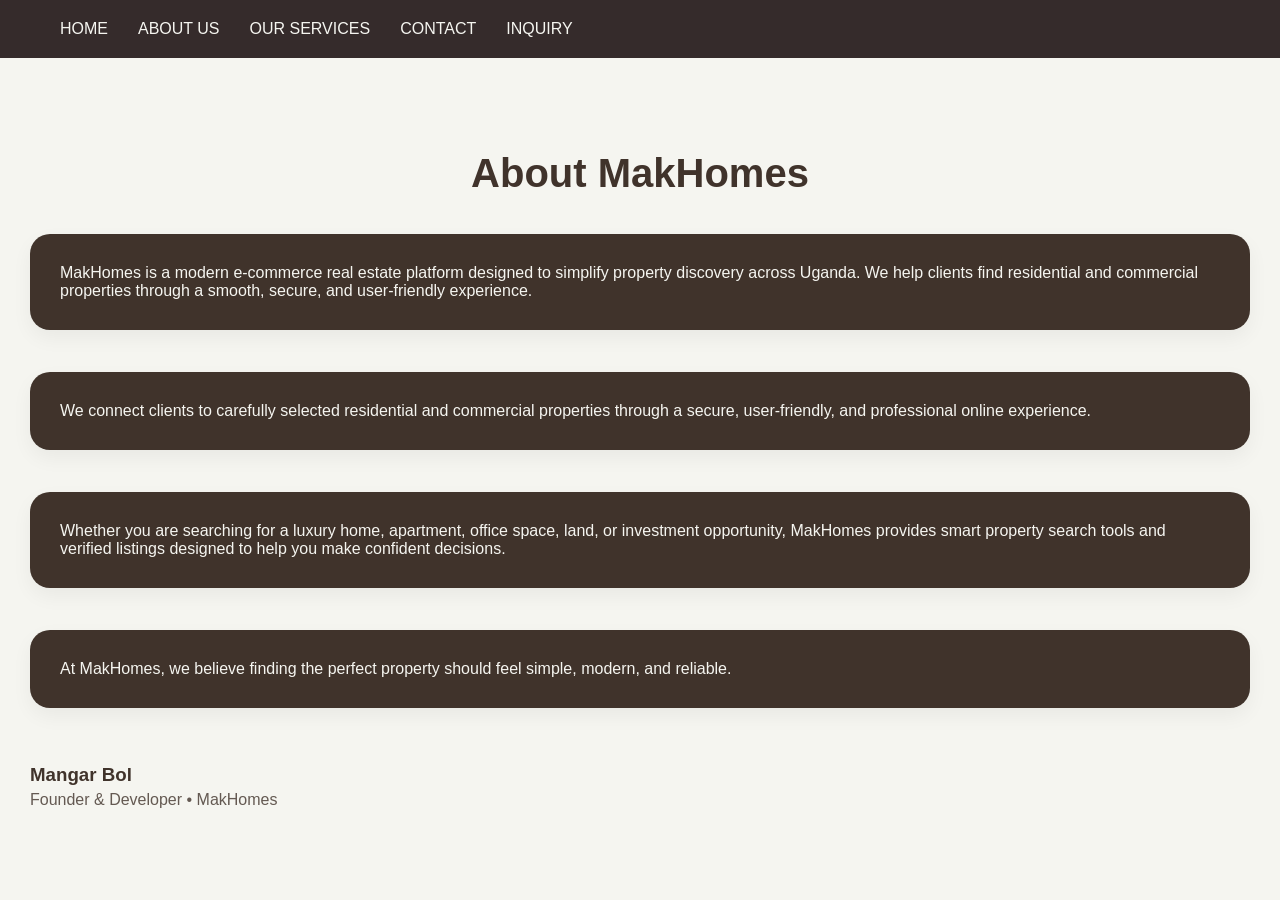
<file: about.html>
<!DOCTYPE html>
<html lang="en">
<head>
    <meta charset="UTF-8">
    <meta name="viewport" content="width=device-width, initial-scale=1.0">
    <title>About/makhomes</title>
    <link rel="stylesheet" href="style.css">
</head>

<body>
    <header class="navbar">
        <nav class="nav-menu">
            <a href="index.html">HOME</a>
            <a href="about.html">ABOUT US</a>
            <a href="services.html">OUR SERVICES</a>
            <a href="contact.html">CONTACT</a>
            <a href="inquiry.html">INQUIRY</a>
        </nav>
    </header>

    <section id="about" class="about-section">
        <div class="about-text">
            <h2>
                About MakHomes
            </h2>
            <p>
                MakHomes is a modern e-commerce real estate platform designed to simplify property discovery across Uganda. We help clients find residential and commercial properties through a smooth, secure, and user-friendly experience.
            </p>

            <p>
                We connect clients to carefully selected residential and commercial properties through a secure, user-friendly, and professional online experience.
            </p>

            <p>
                Whether you are searching for a luxury home, apartment, office space, land, or investment opportunity, MakHomes provides smart property search tools and verified listings designed to help you make confident decisions.
            </p>
            <p>
                At MakHomes, we believe finding the perfect property should feel simple, modern, and reliable.
            </p>
        </div>

        <div class="about-signature">
            <h3>Mangar Bol</h3>
            <span>Founder & Developer &bull; MakHomes</span>
        </div>
    </section>
</body>
</html>
</file>
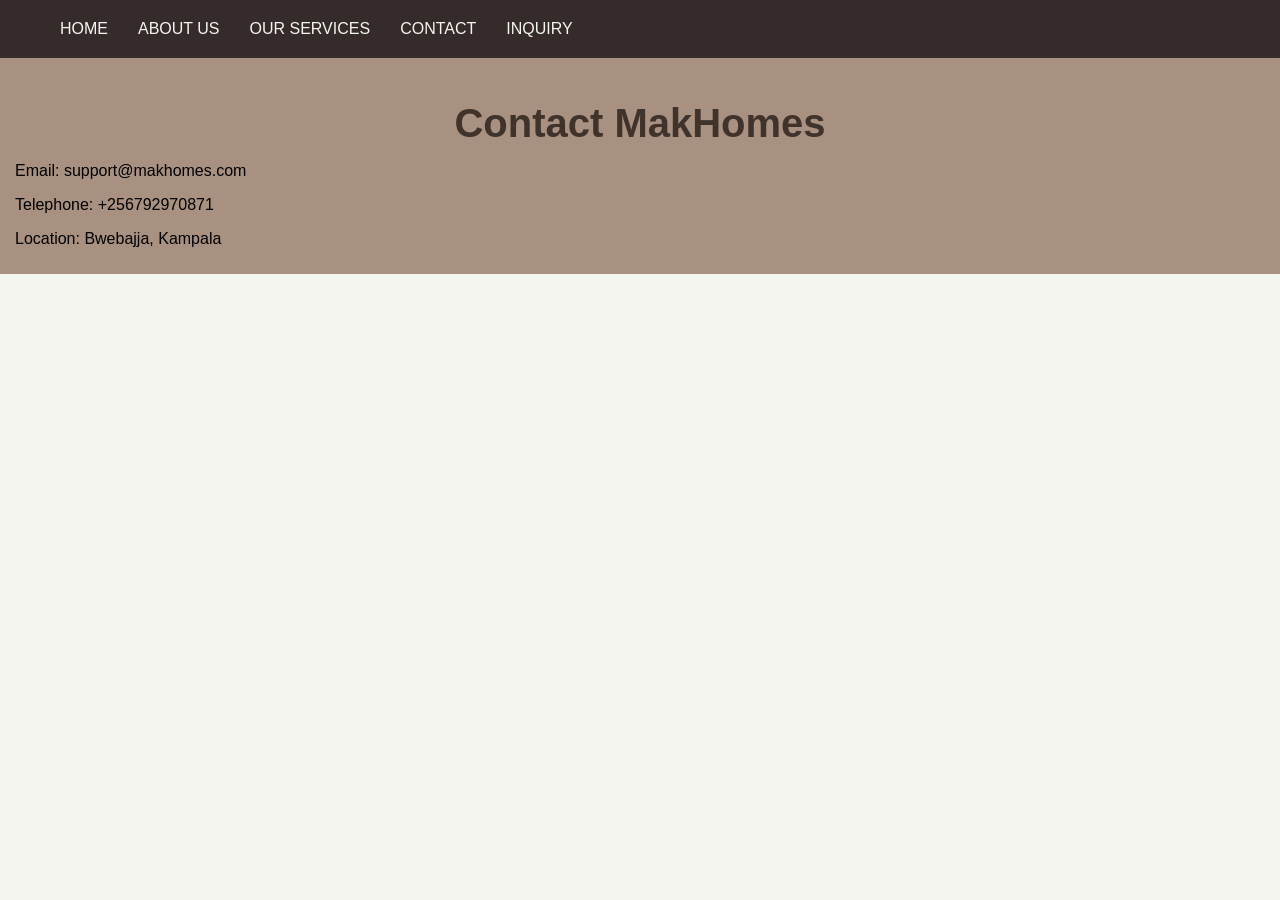
<file: contact.html>
<!DOCTYPE html>
<html lang="en">
<head>
    <meta charset="UTF-8">
    <meta name="viewport" content="width=device-width, initial-scale=1.0">
    <title>Contact/makhomes</title>
    <link rel="stylesheet" href="style.css">
</head>

<body>
    <header class="navbar">
        <nav class="nav-menu">
            <a href="index.html">HOME</a>
            <a href="about.html">ABOUT US</a>
            <a href="services.html">OUR SERVICES</a>
            <a href="contact.html">CONTACT</a>
            <a href="inquiry.html">INQUIRY</a>
        </nav>
    </header>

    <section class="contact-section">
        <h2 class="contact-text">
            Contact MakHomes
        </h2>
        <p>
            Email: support@makhomes.com
        </p>
        <p>
            Telephone: +256792970871
        </p>
        <p>
            Location: Bwebajja, Kampala
        </p>
    </section>
</body>
</html>
</file>
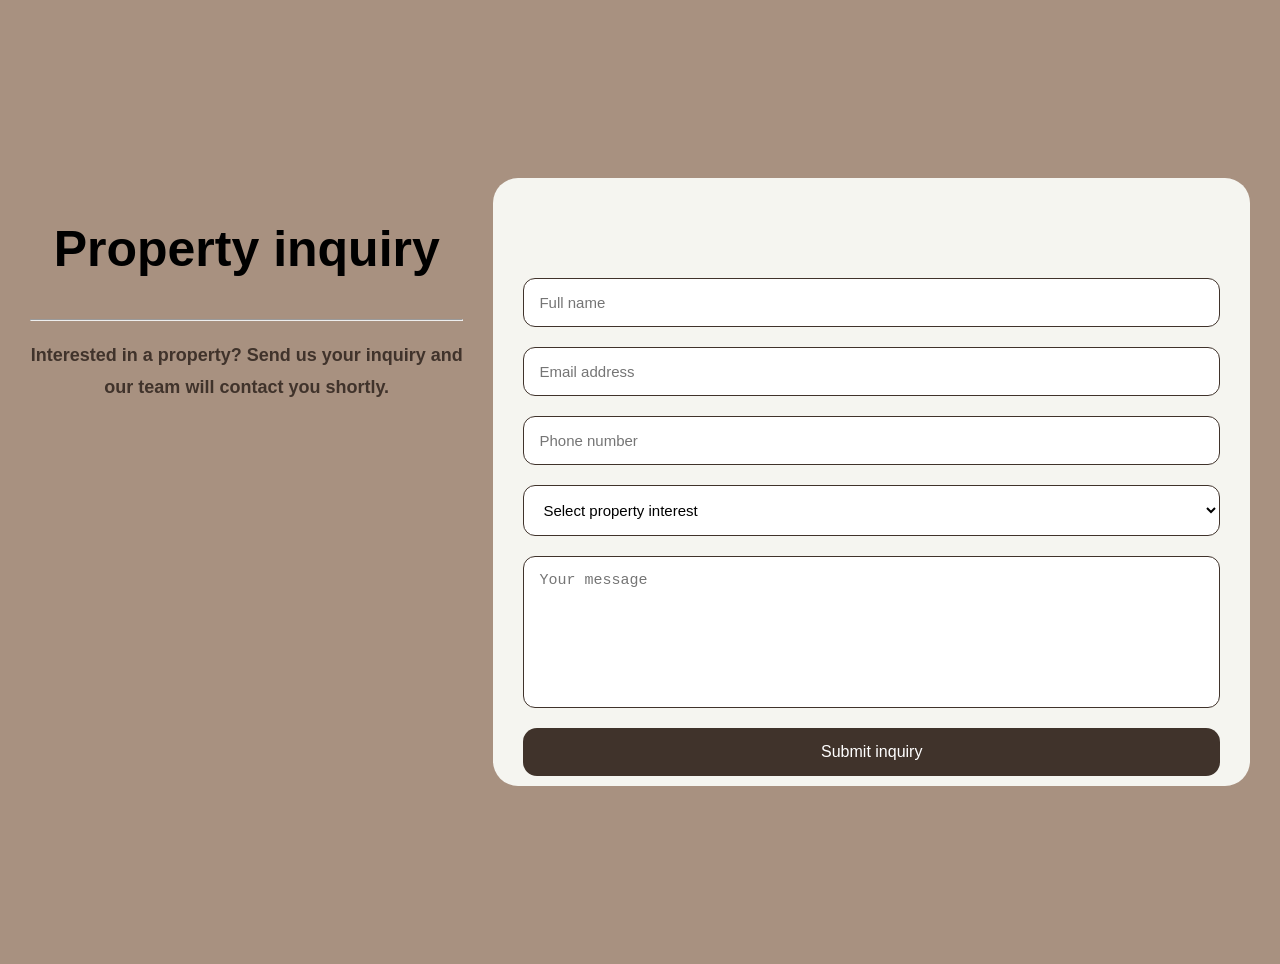
<file: inquiry.html>
<!DOCTYPE html>
<html lang="en">
<head>
    <meta charset="UTF-8">
    <meta name="viewport" content="width=device-width, initial-scale=1.0">
    <title>Inquiry</title>
    <link rel="stylesheet" href="style.css">
</head>

<body>
    <section class="inquiry-section">
        <div class="inquiry-container">
            <div class="inquiry-text">
                <h2>
                    Property inquiry
                </h2><hr>
                <p>
                    Interested in a property? Send us your inquiry and our team will contact you shortly.
                </p>
            </div>

        <form class="inquiry-form">
            <input type="text" placeholder="Full name" required>
            <input type="email" placeholder="Email address" required>
            <input type="tel" placeholder="Phone number" required>
            <select required>
                <option>Select property interest</option>
                <option>For sale</option>
                <option>For rent</option>
            </select>
            
            <textarea placeholder="Your message"></textarea>

            <button type="submit">
                Submit inquiry
            </button>
        </form>
        </div>
    </section>
</body>
</html>
</file>
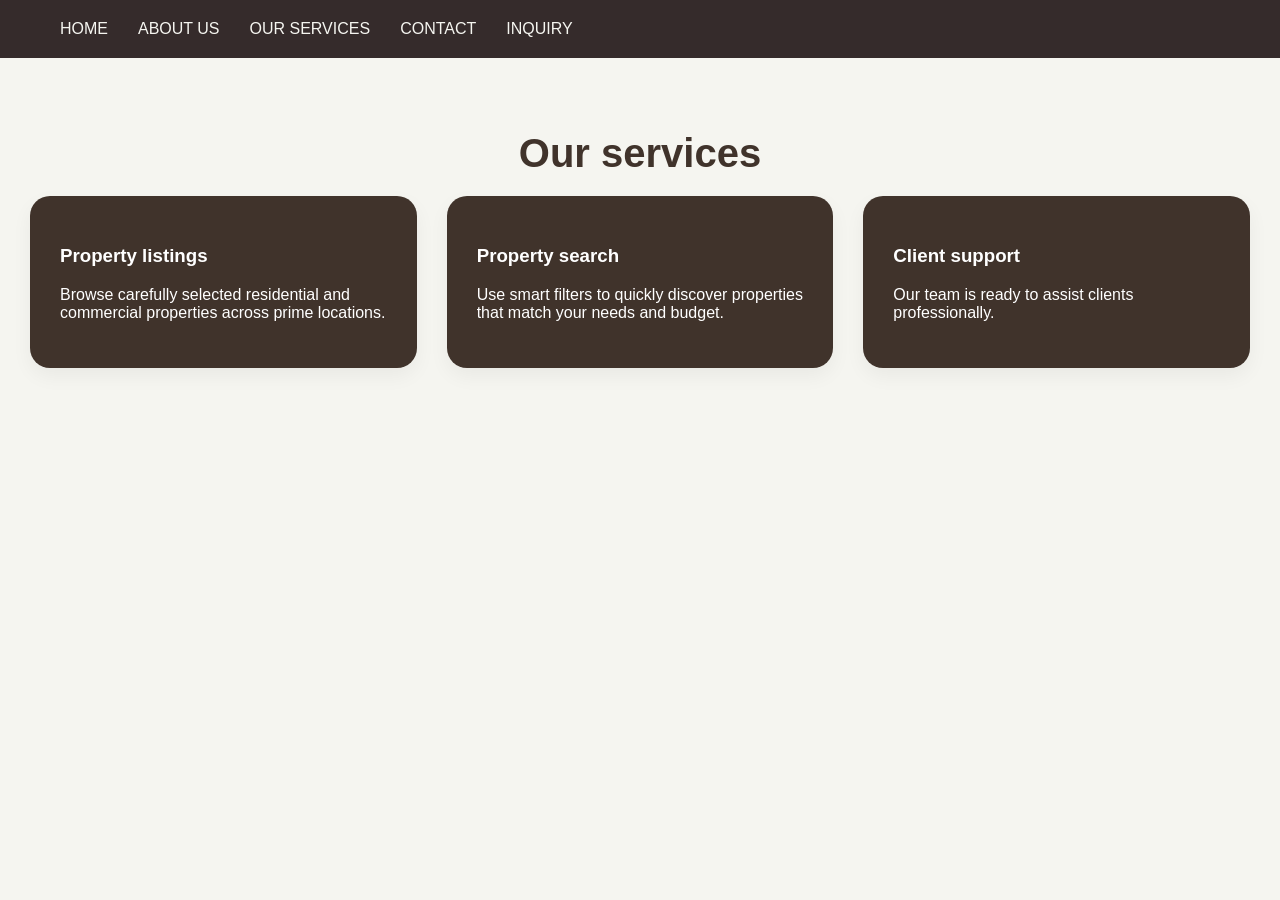
<file: services.html>
<!DOCTYPE html>
<html lang="en">
<head>
    <meta charset="UTF-8">
    <meta name="viewport" content="width=device-width, initial-scale=1.0">
    <title>Services/MakHomes</title>
    <link rel="stylesheet" href="style.css">
</head>

<body>
    <header class="navbar">
        <nav class="nav-menu">
            <a href="index.html">HOME</a>
            <a href="about.html">ABOUT US</a>
            <a href="services.html">OUR SERVICES</a>
            <a href="contact.html">CONTACT</a>
            <a href="inquiry.html">INQUIRY</a>
        </nav>
    </header>

<section class="services-section">
    <h1>
        Our services
    </h1>

    <div class="service-cards">
        <div class="service">
            <h3>
                Property listings
            </h3>
            <p>
                Browse carefully selected residential and commercial properties across prime locations.
            </p>
        </div>

        <div class="service">
            <h3>
                Property search
            </h3>
            <p>
                Use smart filters to quickly discover properties that match your needs and budget.
            </p>
        </div>

        <div class="service">
            <h3>
                Client support
            </h3>
            <p>
                Our team is ready to assist clients professionally.
            </p>
        </div>
    </div>
</section>
</body>
</html>
</file>
<file: style.css>
:root {
    --cream: #F5F5F0;
    --taupe: #A89180;
    --charcoal: #40332B;
    --white: white;
    --black: black;
}

body {
    margin: 0;
    font-family: Arial, Helvetica, sans-serif;
    background: var(--cream);
    color: var(--charcoal);
}

/* NAVBAR */
.navbar {
    display: flex;
    justify-content: space-between;
    align-items: center;
    padding: 20px 60px;
    background: rgb(53, 43, 43);
    position: sticky;
    top: 0;
    z-index: 1000;
}

.nav-menu {
    display: flex;
    gap: 30px;
}

.nav-menu a {
    text-decoration: none;
    color: var(--cream);
    font-size: 16px;
    position: relative;
    transition: 0.3s;
    cursor: pointer;
}

.logo-area {
    display: flex;
    align-items: center;
    gap: 15px;

}

.logo-area img {
    height: 100px;
    cursor: pointer;
    width: 170px;
    margin-left: -10px;
}

.logo-text h2 {
    margin: 0;
    font-size: 18px;
    letter-spacing: 2px;
    cursor: pointer;
    color: var(--cream);
    margin-bottom: 20px;
}

.logo-text span {
    font-size: 11px;
    letter-spacing: 1px;
    cursor: pointer;
    color: var(--cream);
}

/* NAVBAR HOVER */
.nav-menu a:hover {
    color: var(--taupe);
}

/* UNDERLINE HOVER */
.nav-menu a::after {
    content: "";
    width: 0%;
    height: 1px;
    background: var(--taupe);
    position: absolute;
    left: 0;
    bottom: -5px;
    transition: 0.3s;
}

.nav-menu a:hover::after {
    width: 100%;
}

/* RESPONSIVE */
@media(max-width: 900px) {

    .navbar {
        flex-direction: column;
        gap: 20px;
    }

    .nav-menu {
        flex-wrap: wrap;
        justify-content: center;
    }

}

/* HERO */
.hero {
    padding: 80px 60px;
    background-image: url(images/Homepagehero.webp);
    background-size: cover;
    background-position: center;
    background-repeat: no-repeat;
    image-resolution: 300dpi;
    height: 55vh;
}

.hero-text {
    max-width: none;
}

.hero h1 {
    font-size: 48px;
    font-weight: 600;
    margin-top: -60px;
    color: var(--cream);
    padding: 20px;
    max-width: 700px;
}

.hero p {
    max-width: 550px;
    line-height: 1.3;
    color: var(--cream);
    font-size: 20px;
}

.hero-text p a {
    color: var(--charcoal);
    text-decoration: none;
    color: var(--cream);
    transition: 0.3s;
    margin-top: 10px;
}

.hero-text p a:hover {
    color: var(--taupe)
}

.explore-button {
    margin-right: 15px;
    padding: 16px 35px;
    font-size: 16px;
    display: inline-block;
    background-color: var(--cream);
    color: var(--charcoal);
    text-decoration: none;
    border-radius: 30px;
    cursor: pointer;
    transition: 0.3s ease;
    margin-top: 100px;
    border-color: var(--taupe);
    border: 2px solid var(--taupe);
}

.explore-button:hover {
    background-color: var(--taupe);
    color: var(--white);
    transition: 0.3s;
    border: 2px solid var(--cream);
    transform: translateY(-3px);
}

/* HIDE PROPERTIES SECTION */
.hidden {
    display: none;
}

/* RESPONSIVE */
@media(max-width: 900px) {

    .hero {
        flex-direction: column;
        gap: 20px;
    }

    .hero-text h1 {
        font-size: 40px;
        min-width: 396px;
    }
}

@media (max-width: 768px) {
    .hero-text h1 {
        font-size: 32px;
        min-width: 300px;
    }
}

/* SEARCH BOX */
.search-box {
    background: var(--white);
    border-radius: 25px;
    padding: 30px;
    display: grid;
    grid-template-columns: repeat(auto-fit, minmax(220px, 1fr));
    gap: 20px;
    box-shadow: 0 8px 25px rgba(0,0,0,0.06);
}

.featured {
    background: var(--taupe);
}

.featured h2 {
    margin-bottom: none;
    margin-top: -20px;
}

.filter {
    display: flex;
    flex-direction: column;
}

.filter label {
    margin-bottom: 8px;
    font-size: 14px;
    color: var(--charcoal);
}

.filter select {
    padding: 14px;
    border-radius: 12px;
    border: 1px solid #ddd;
    background: var(--cream);
    color: var(--charcoal);
    outline: none;
}

/* RESPONSIVE */
@media(max-width: 900px) {
    .search-box {
        grid-template-columns: 1fr;
    }
}

/* SEARCH BUTTON */
.search-btn {
    background: var(--charcoal);
    color: white;
    border: none;
    border-radius: 14px;
    padding: 15px;
    cursor: pointer;
    margin-top: 24px;
    transition: 0.3s;
}

.search-btn:hover {
    opacity: 0.9;
}


/* INQUIRY SECTION */
.inquiry-section {
    background: var(--taupe);
    padding: 178px 30px;
    width: 100%;
    max-width: 100%;
    box-sizing: border-box;
}

.inquiry-container {
    display: flex;
    gap: 30px;
    width: 100%;
    max-width: 100%;
    box-sizing: border-box;
}

.inquiry-text h2 {
    font-size: 40px;
    color: var(--black);
    margin-bottom: none;
    text-align: center;
    font-weight: bold;
    font-size: 50px;
}

.inquiry-text p {
    line-height: 1.8;
    color: var(--charcoal);
    font-size: 18px;
    font-weight: bold;
    text-align: center;
}

/* FORM */
.inquiry-form {
    background: var(--cream);
    border-radius: 25px;
    display: flex;
    flex-direction: column;
    gap: 20px;
    padding: 100px 30px 10px 30px;
    width: 100%;
    max-width: 100%;
    box-sizing: border-box;
}

.inquiry-form input,
.inquiry-form select,
.inquiry-form textarea {
    padding: 15px 200px 15px 15px;
    border-radius: 12px;
    border: 1px solid var(--charcoal);
    background: var(--white);
    outline: none;

    font-size: 15px;
}

.inquiry-form textarea {
    min-height: 120px;
    resize: none;
    font-size: 15px;
}

.inquiry-form button {
    background: var(--charcoal);
    color: white;
    border: none;
    font-size: 16px;
    padding: 15px;
    border-radius: 14px;
    cursor: pointer;
}

/* RESPONSIVE */
@media(max-width: 900px) {
    .inquiry-section {
        flex-direction: column;
        padding: 50px 23px;
    }
    .inquiry-container {
        grid-template-columns: 1fr;
        flex-direction: column;
    }

    .inquiry-form {
        padding: 40px 20px;
    }
}

/* RESPONSIVE */
@media(max-width: 768px) {
    .inquiry-form {
        padding: 40px 20px;
    }
}

/* FEATURED */
.featured {
    background: var(--taupe);
    padding: 60px;
}

.featured h2 {
    margin-bottom: 30px;
}

.cards {
    display: flex;
    gap: 30px;
    flex-wrap: wrap;
}

.card {
    background: var(--cream);
    border-radius: 20px;
    overflow: hidden;
    width: 300px;
    box-shadow: 0 8px 20px rgba(0,0,0,0.05);
    transition: 0.3s;
}

.card:hover {
    transform: translateY(-8px);
}

.card img {
    width: 100%;
    height: 200px;
    object-fit: cover;
}

.card-info {
    padding: 20px;
}

.card-info span {
    font-weight: bold;
}

/* FEATURES */
.features {
    display: grid;
    grid-template-columns: repeat(auto-fit, minmax(250px,1fr));
    padding: 60px;
    gap: 30px;
}

/* ABOUT */
.about-section {
    padding: 40px 30px;
    background: var(--cream);
}

.about-text {
    margin-top: 20px;
    margin-bottom: 20px;
    gap: 10px;
    display: flex;
    flex-direction: column;
}

.about-text h2 {
    margin-bottom: 12px;
    text-align: center;
    color: var(--charcoal);
    font-size: 40px;
}

.about-text p {
    color: var(--cream);
    background: var(--charcoal);
    padding: 30px;
    border-radius: 20px;
    flex: 1;
    min-width: 250px;
    box-shadow: 0 8px 20px rgba(0,0,0,0.05);
}

.about-signature {
    margin-top: 40px;
}

.about-signature h3 {
    margin-bottom: 5px;
}

.about-signature span {
    opacity: 0.8;
}

/* RESPONSIVE */
@media(max-width: 900px) {

    .about-section {
        padding: 108px 30px;
    }

    .about-text h2 {
        font-size: 30px;
        margin-top: -50px;
    }
}

/* SERVICES */
.services-section {
    padding: 40px 30px;
    background: var(--cream);
}

.services-section h1 {
    font-size: 40px;
    text-align: center;
    margin-bottom: 15px;
}

.service-cards {
    display: flex;
    gap: 30px;
    flex-wrap: wrap;
    margin-top: 20px;
    margin-bottom: 20px;
}

.service {
    color: white;
    background: var(--charcoal);
    padding: 30px;
    border-radius: 20px;
    flex: 1;
    min-width: 250px;
    box-shadow: 0 8px 20px rgba(0,0,0,0.05);
}

/* CONTACT */
.contact-section {
    padding: 10px 15px;
    background: var(--taupe);
}

.contact-text {
    text-align: center;
    font-size: 40px;
    margin-bottom: 10px
}

.contact-section p {
    text-align: left;
    color: var(--black);
}

/* FOOTER */
footer {
    text-align: center;
    padding: 5px 10px;
    color: var(--cream);
    background-color: rgb(53, 43, 43);
}

.footer-mak {
    justify-content: space-between;
    align-items: center;
    padding: 10px 20px;
    gap: 70px;
    flex-wrap: wrap;
    max-width: 1200px;
    margin: auto;
    display: flex;
    grid-template-columns: repeat(auto-fit,minmax(220px,1fr));
}

/* LOGO */
.footer-logo img {
    width: 180px;
    height: 100px;
    margin-top: -10px;
    margin-bottom: none;
}

.footer-logo h2 {
    font-size: 24px;
    letter-spacing: 2px;
    margin-top: -10px;
    color: var(--cream);
}

.footer-logo p {
    font-size: 12px;
    letter-spacing: 1px;
    color: var(--cream);
    margin-top: -10px;
}
/* LINKS */
.footer-links h3{
    margin-top: -30px;
    font-size: 20px;
    margin-bottom: none;
}

.footer-links a {
    display: block;
    color: white;
    text-decoration: none;
    margin-bottom: 10px;
    margin-top: -5px;
    text-align: left;
    gap: 10px;
}

.footer-links a:hover {
    color: var(--taupe);
}

/* CONTACT */
.footer-contact h3 {
    margin-top: 10px;
    font-size: 20px;
    margin-bottom: none;
}

.footer-contact p {
    margin-top: -5px;
    color: white;
    text-align: left;
}

/* SOCIAL */
.social-icons {
    display: flex;
    gap: 15px;
    margin-top: -15px;
    align-items: center;
}

.footer-social h3{
    margin-top: -38px;
    font-size: 20px;
    margin-bottom: none;
}

/* ICONS */
.social-icons a {
    width: 45px;
    height: 45px;
    margin-top: 10px;
    background: rgba(255,255,255,0.1);
    border-radius: 50%;
    display: flex;
    justify-content: center;
    align-items: center;
    color: white;
    text-decoration: none;
    transition: 0.3s ease;
    font-size: 18px;
}

/* HOVER EFFECT */
.social-icons a:hover {
    background: var(--taupe);
    transform: translateY(-5px);
}

/* COPYRIGHT */
.footer-bottom {
    margin-top: 40px;
    text-align: center;
    border-top: 1px solid rgba(255,255,255,0.2);
    padding-top: 20px;
}
/* RESPONSIVE */
@media(max-width: 900px) {
    .footer-mak {
        flex-direction: flex-column;
        gap: 50px;
    }
}
</file>
